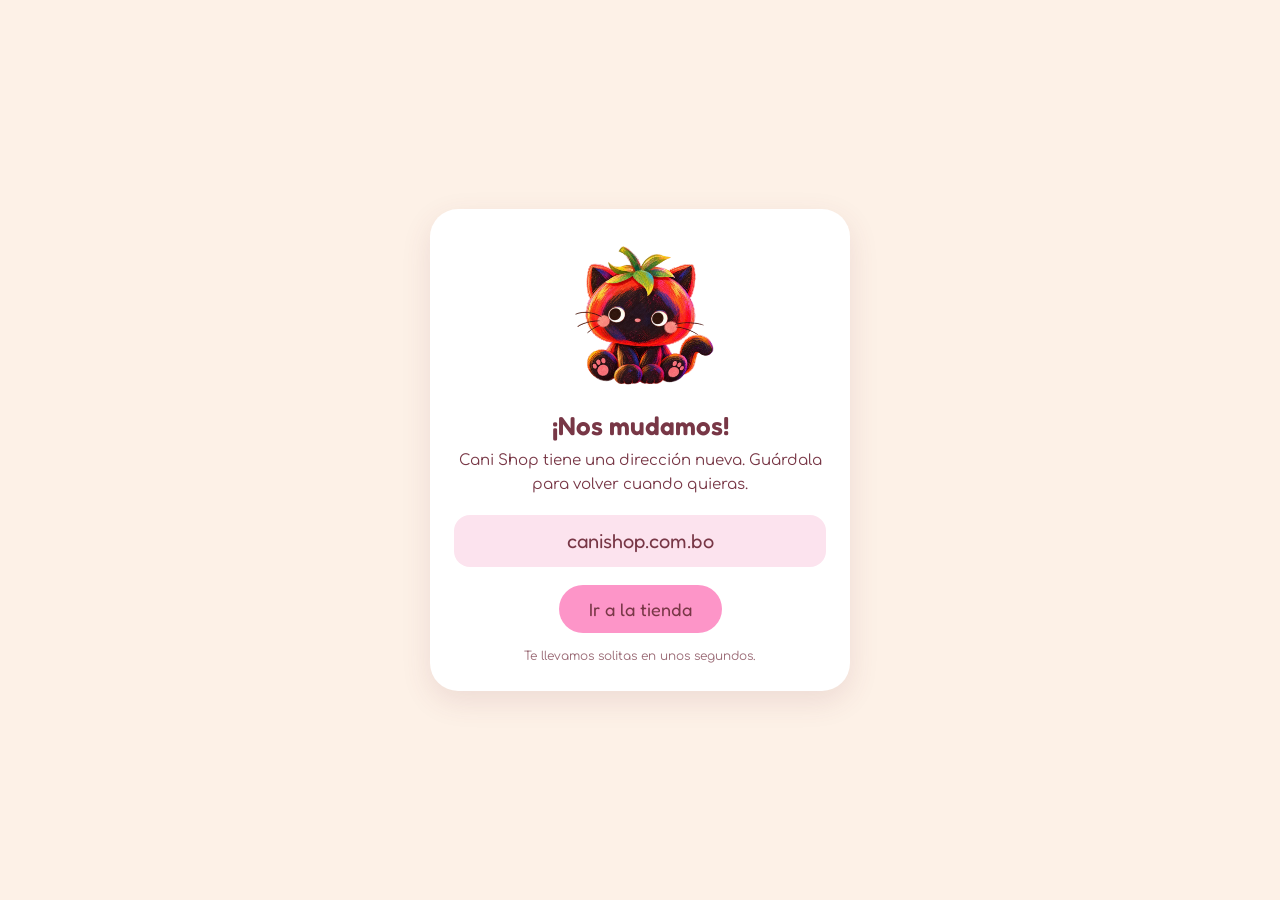
<file: mudanza.html>
<!doctype html>
<html lang="es">
<head>
<meta charset="utf-8">
<meta name="viewport" content="width=device-width,initial-scale=1">
<meta name="robots" content="noindex">
<title>Cani Shop tiene dirección nueva</title>
<link rel="icon" href="favicon.png">
<link rel="preconnect" href="https://fonts.googleapis.com">
<link href="https://fonts.googleapis.com/css2?family=Comfortaa:wght@400;700&family=Fredoka:wght@500;600&display=swap" rel="stylesheet">
<meta http-equiv="refresh" content="12;url=https://canishop.com.bo/">
<style>
*{box-sizing:border-box}
body{margin:0;min-height:100vh;display:grid;place-items:center;padding:24px 16px;background:#fdf1e7;color:#783746;font-family:Comfortaa,sans-serif;text-align:center}
.caja{max-width:420px;width:100%;background:#fff;border-radius:28px;padding:32px 24px 28px;box-shadow:0 10px 30px rgba(120,55,70,.12)}
img{width:150px;max-width:60%;height:auto}
h1{font-family:Fredoka,sans-serif;font-weight:600;font-size:26px;margin:14px 0 8px}
p{margin:0 0 18px;line-height:1.6;font-size:15px}
.dir{display:block;background:#fce3ee;border-radius:16px;padding:14px;font-family:Fredoka,sans-serif;font-size:20px;color:#783746;text-decoration:none;word-break:break-all;margin-bottom:18px}
.btn{display:inline-block;background:#fd95c8;color:#783746;font-family:Fredoka,sans-serif;font-size:18px;padding:13px 30px;border-radius:999px;text-decoration:none}
small{display:block;margin-top:16px;font-size:12px;opacity:.75}
</style>
</head>
<body>
<main class="caja">
  <img src="cani-sentado.webp" alt="Cani">
  <h1>¡Nos mudamos!</h1>
  <p>Cani Shop tiene una dirección nueva. Guárdala para volver cuando quieras.</p>
  <a class="dir" href="https://canishop.com.bo/">canishop.com.bo</a>
  <a class="btn" href="https://canishop.com.bo/">Ir a la tienda</a>
  <small>Te llevamos solitas en unos segundos.</small>
</main>
</body>
</html>
</file>
